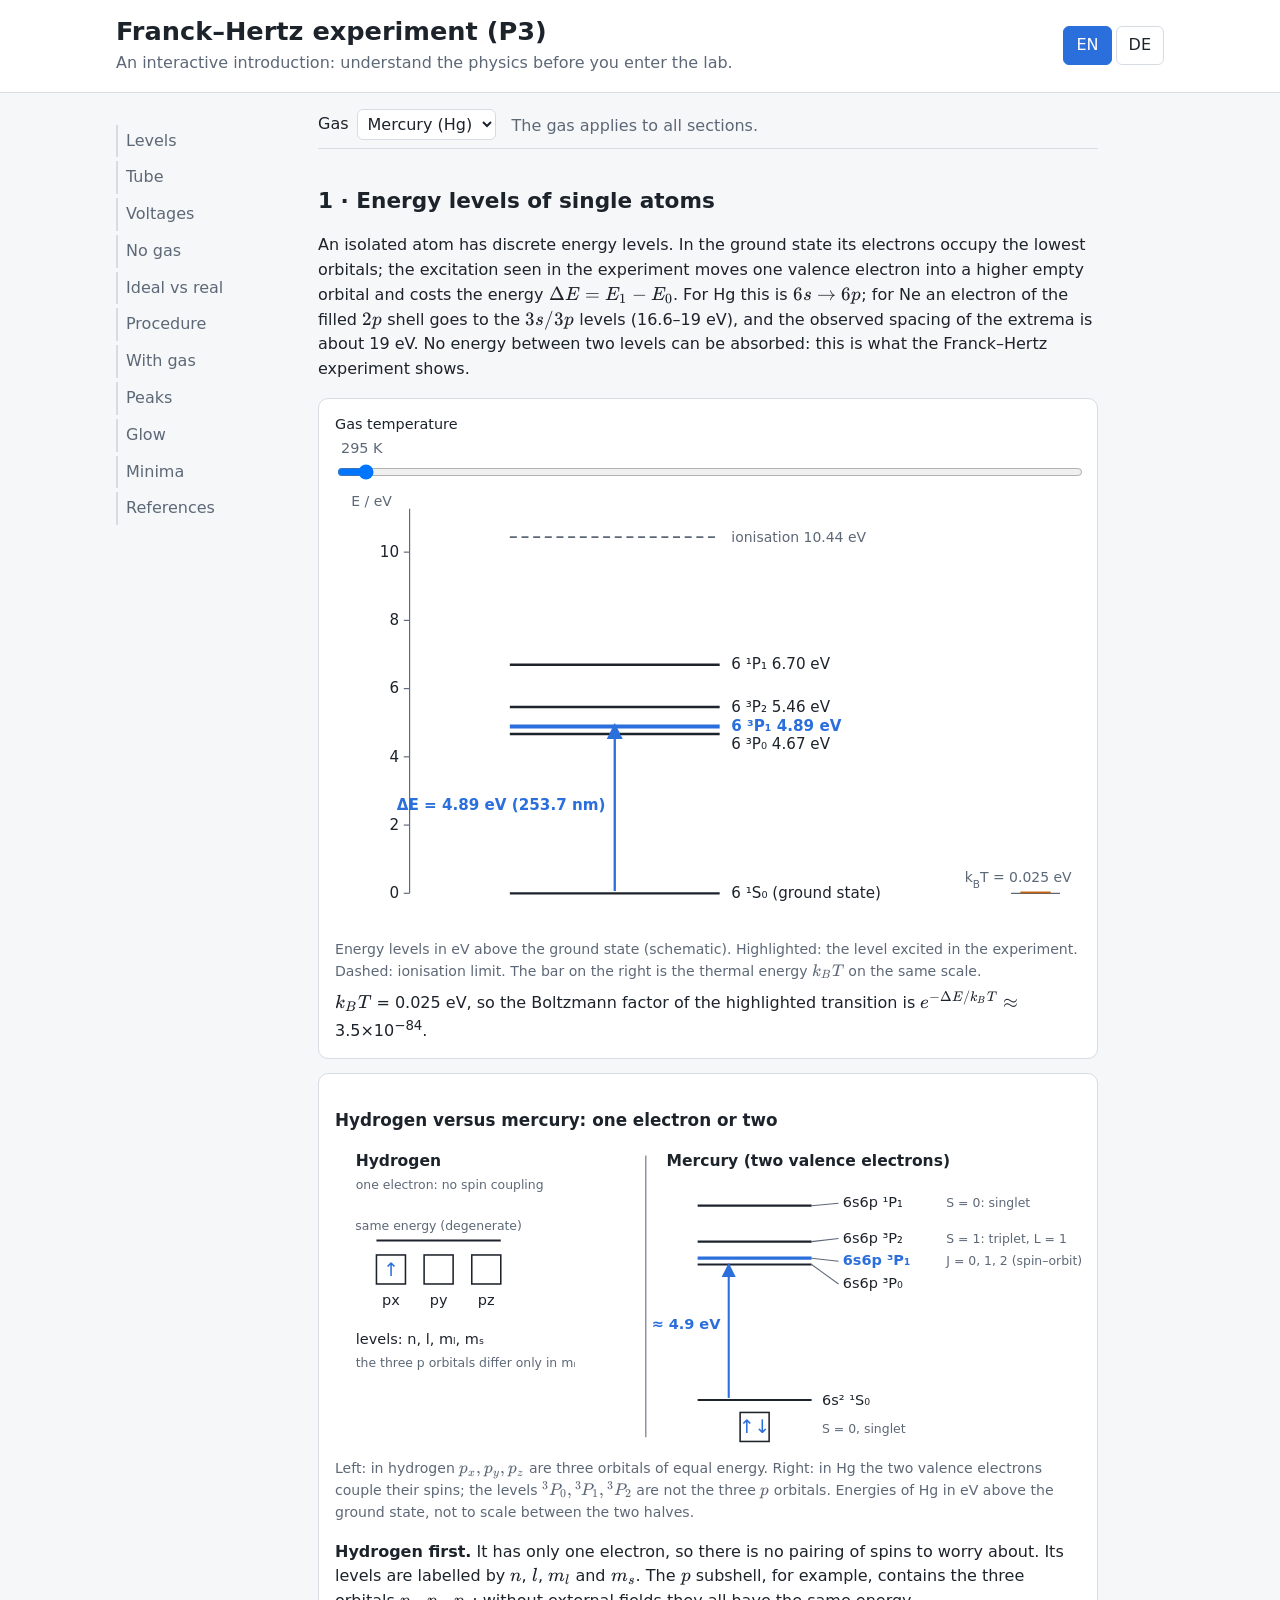
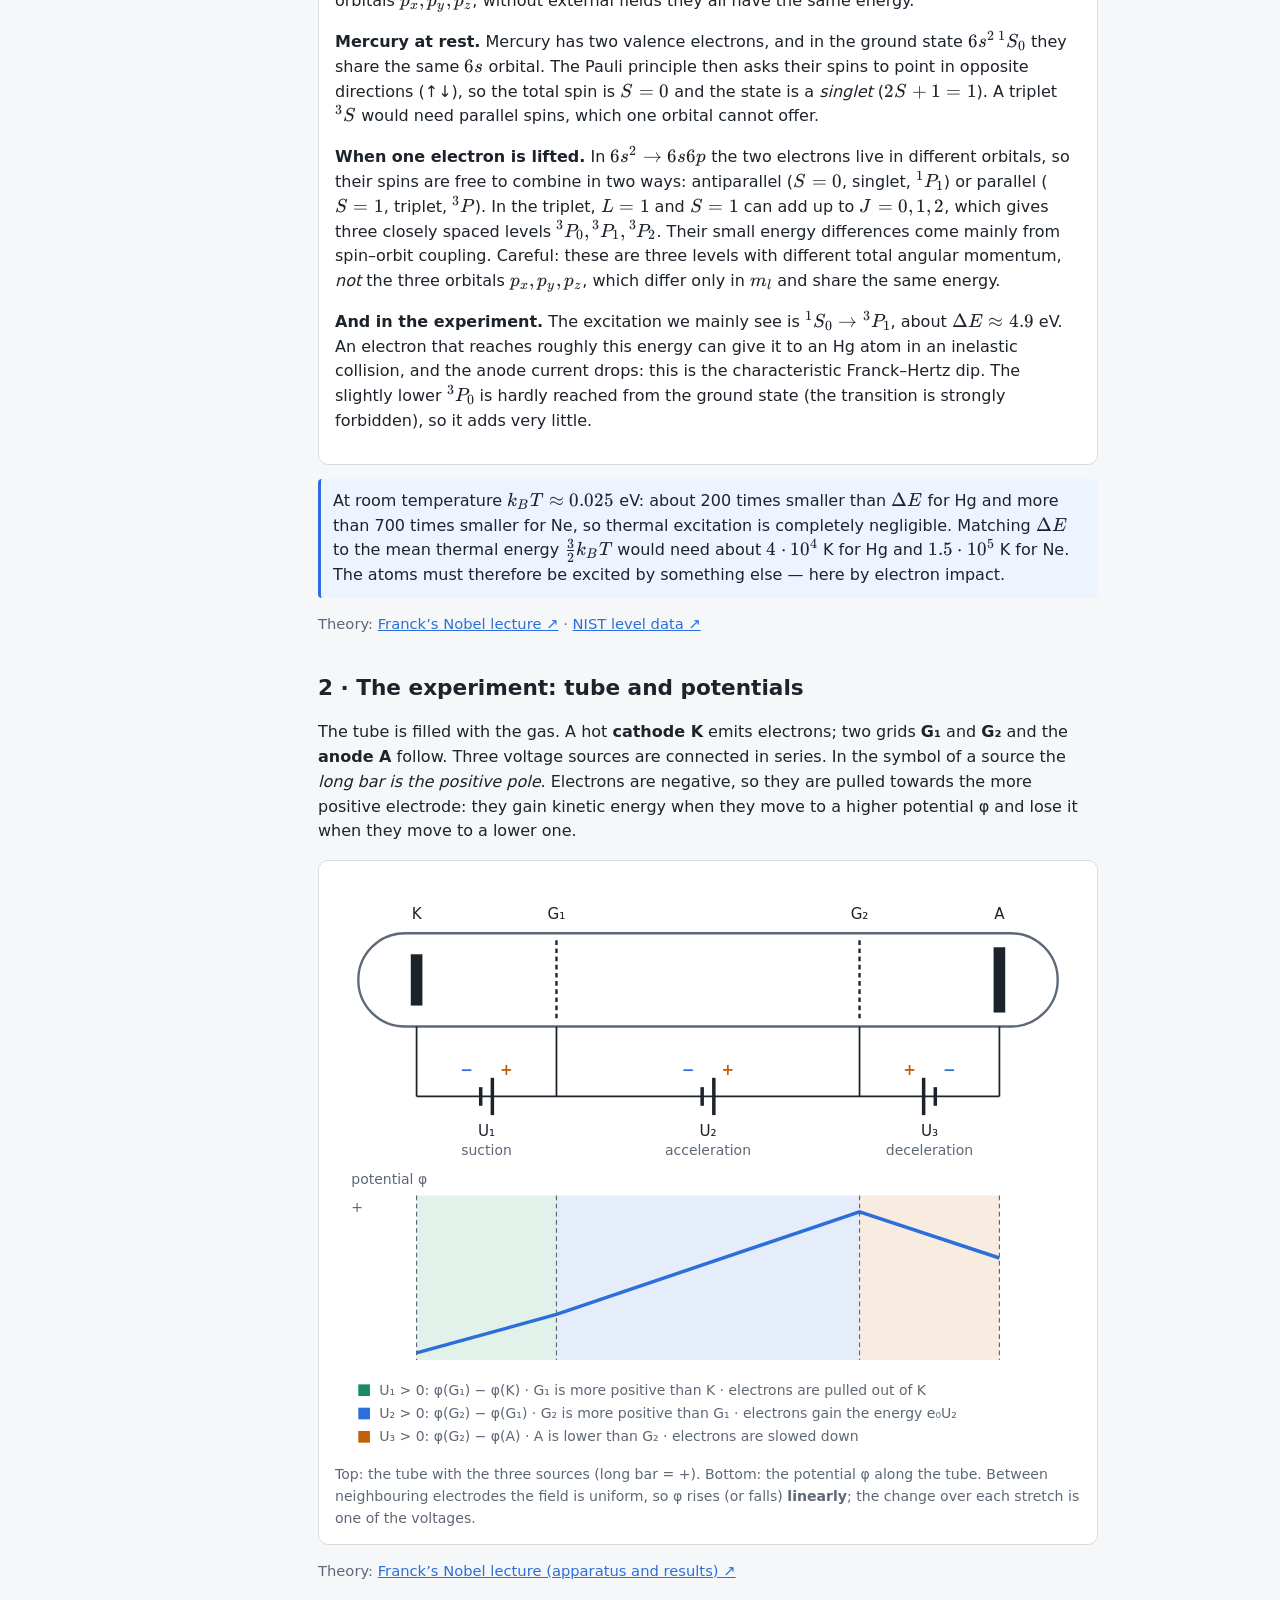
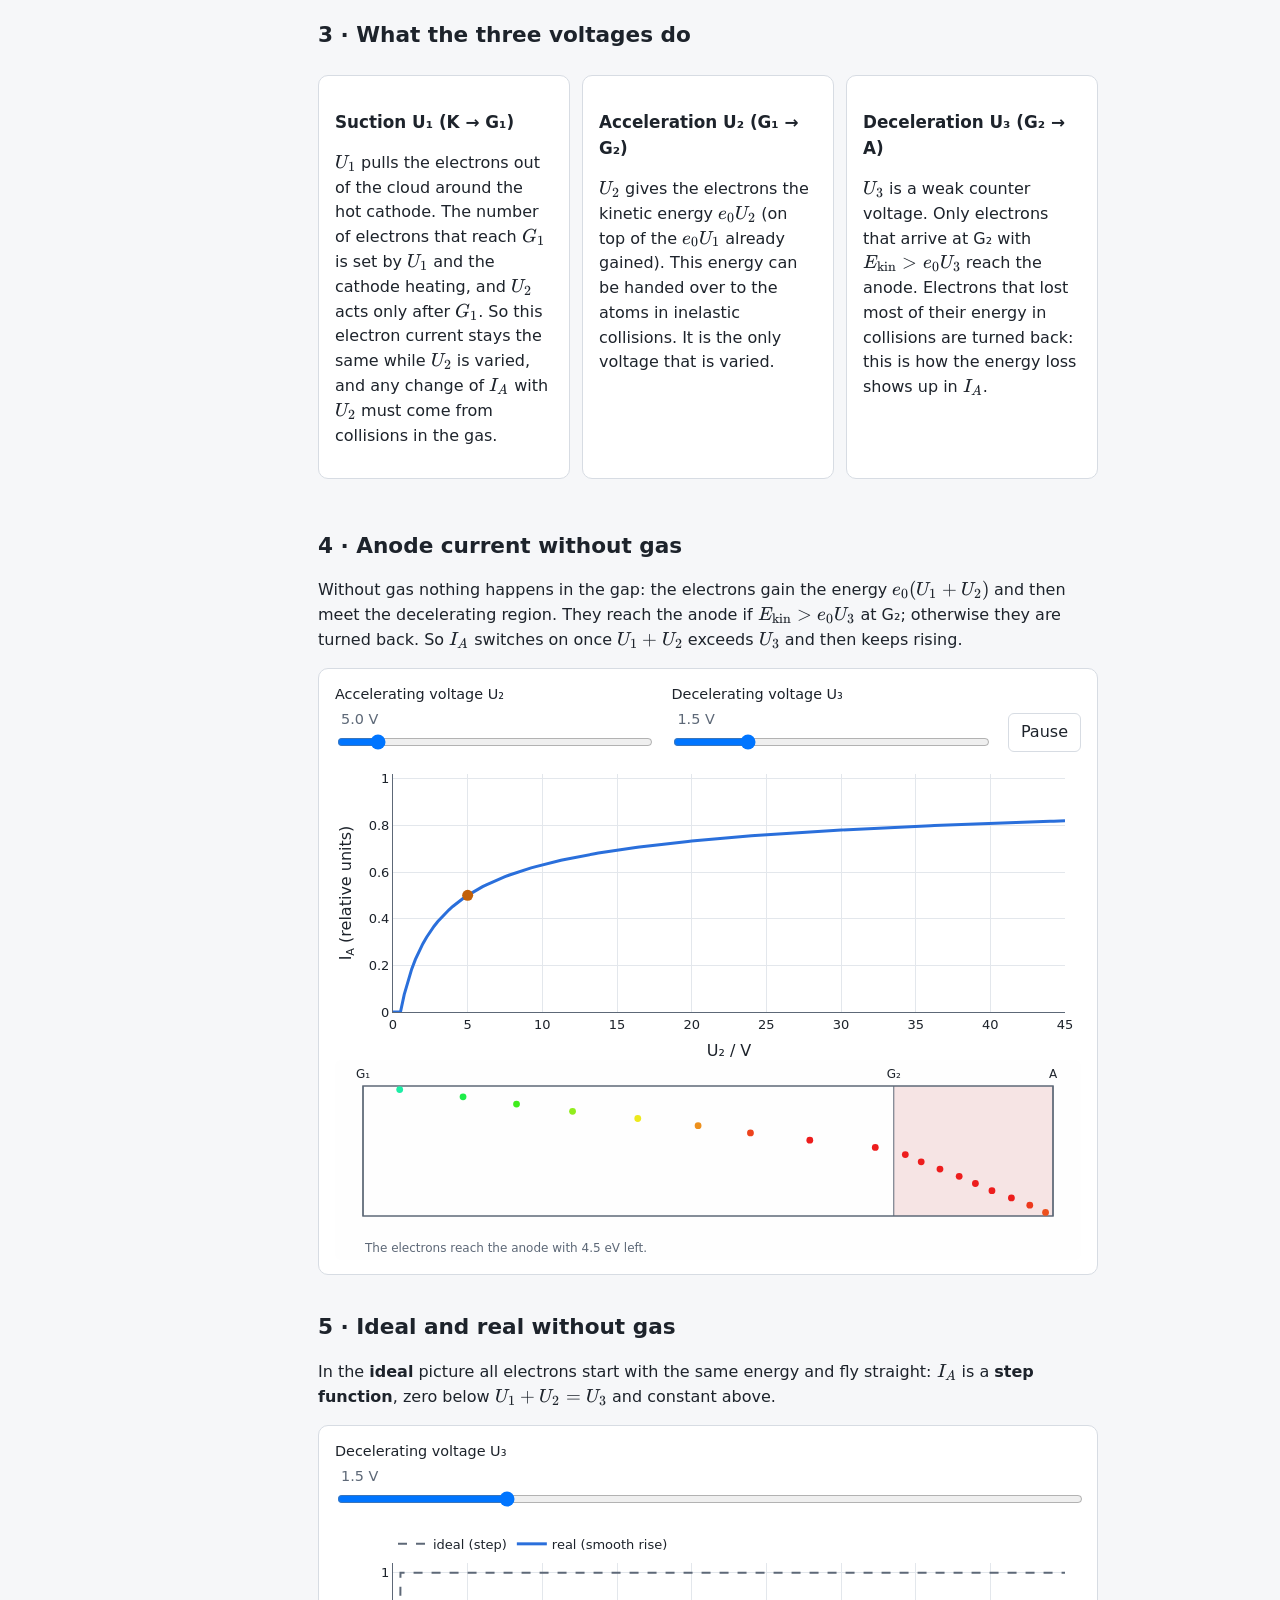
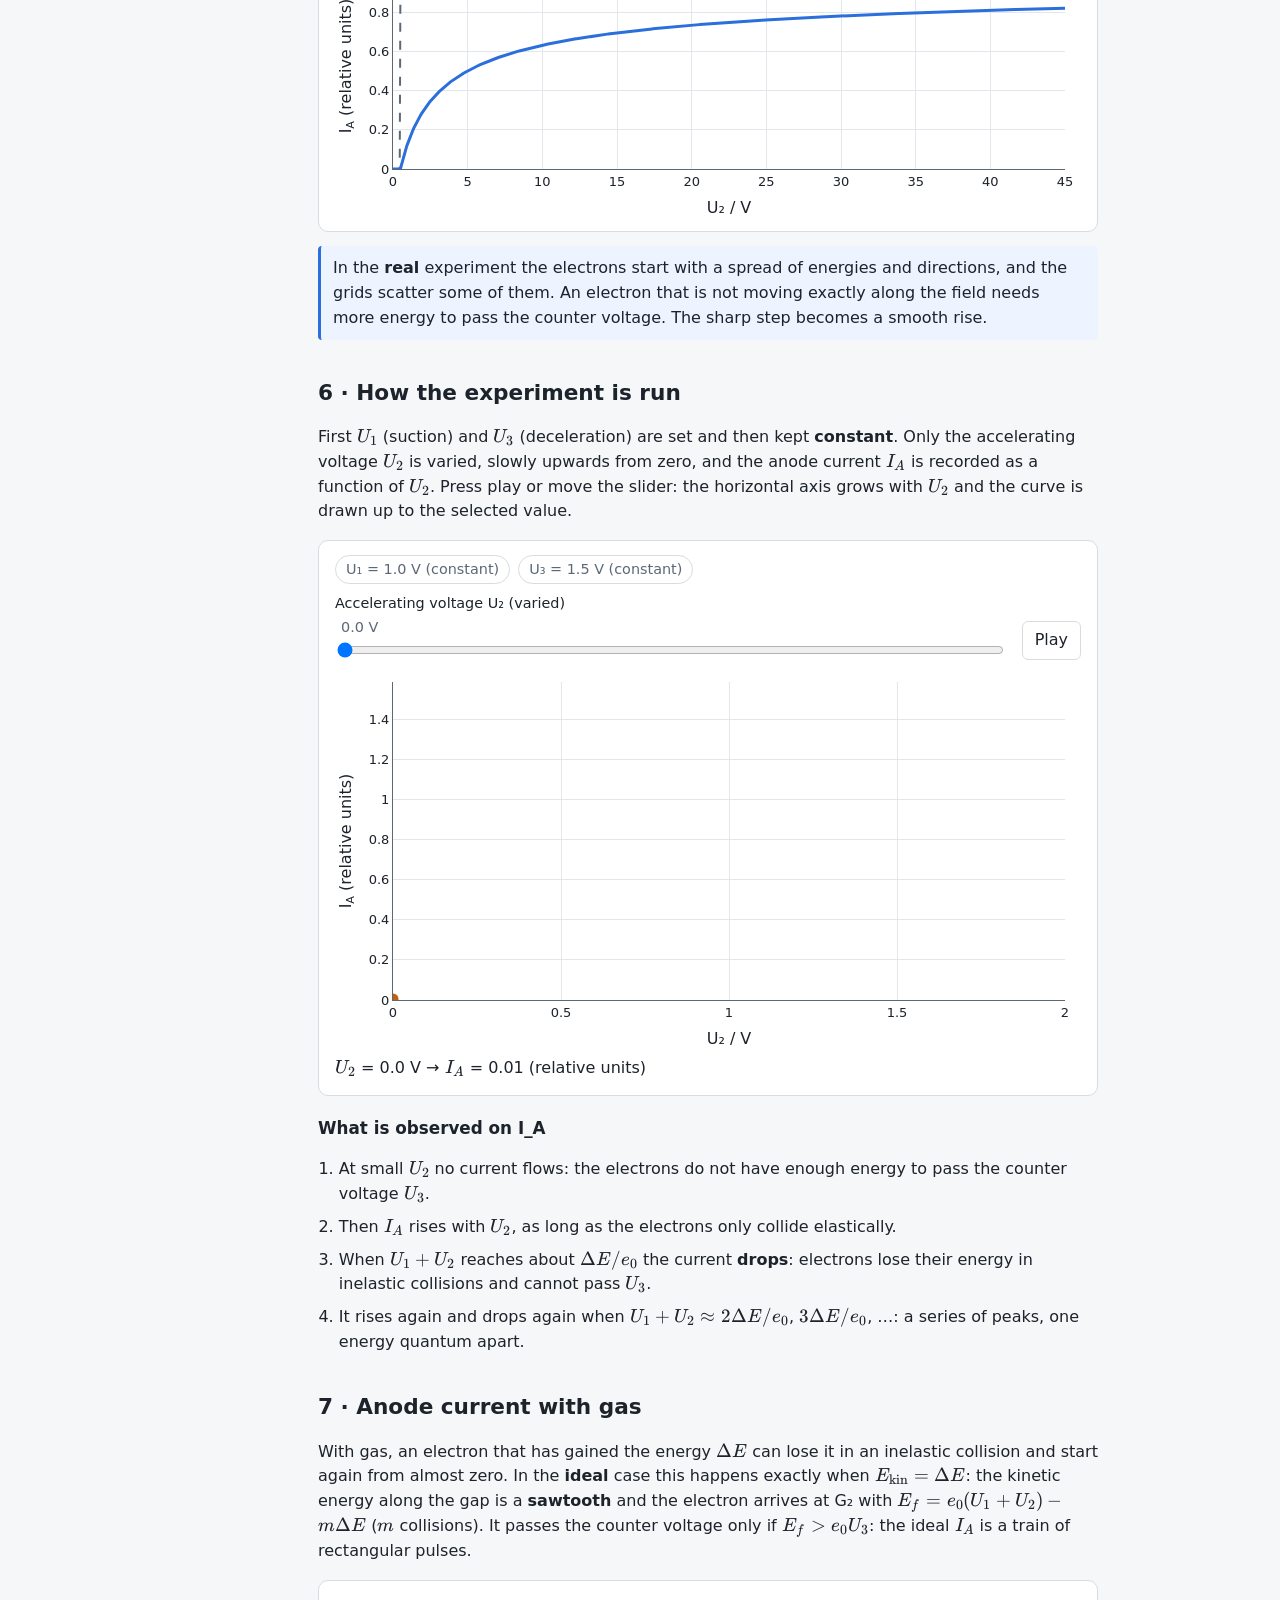
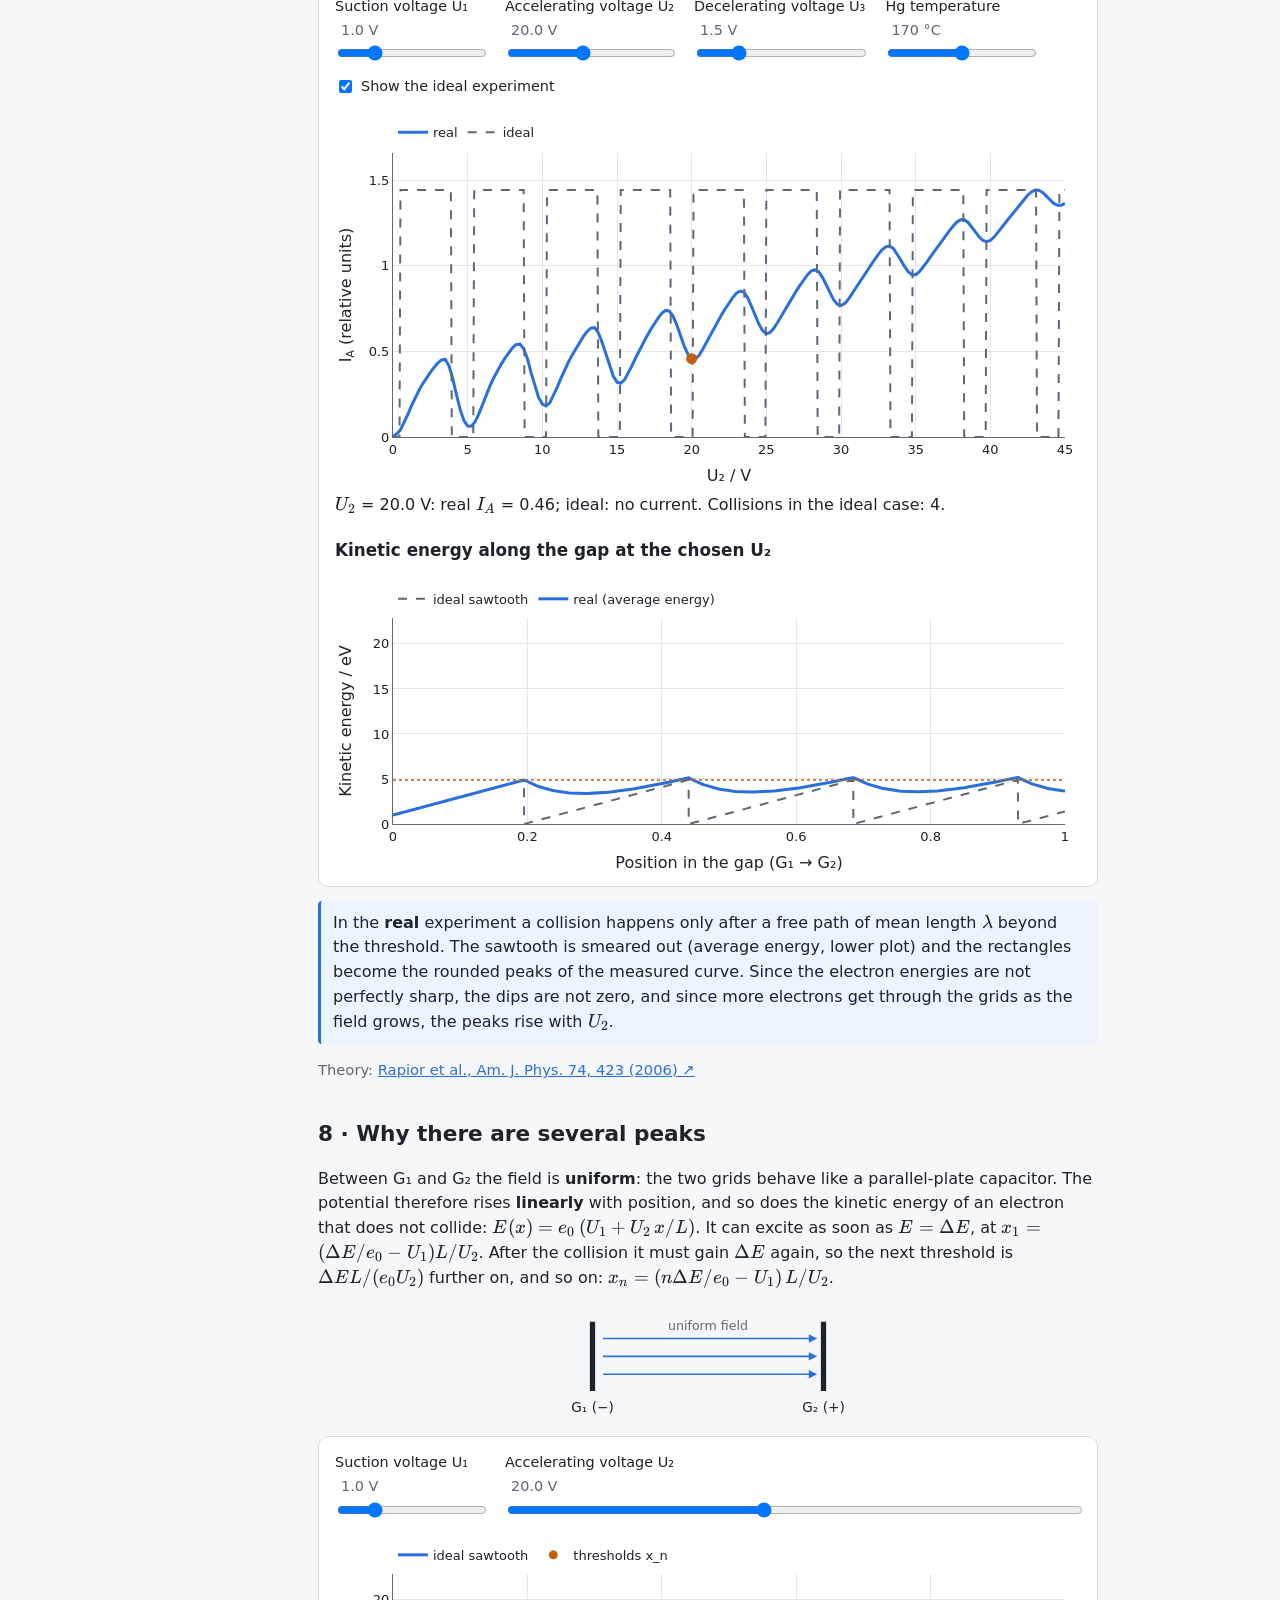
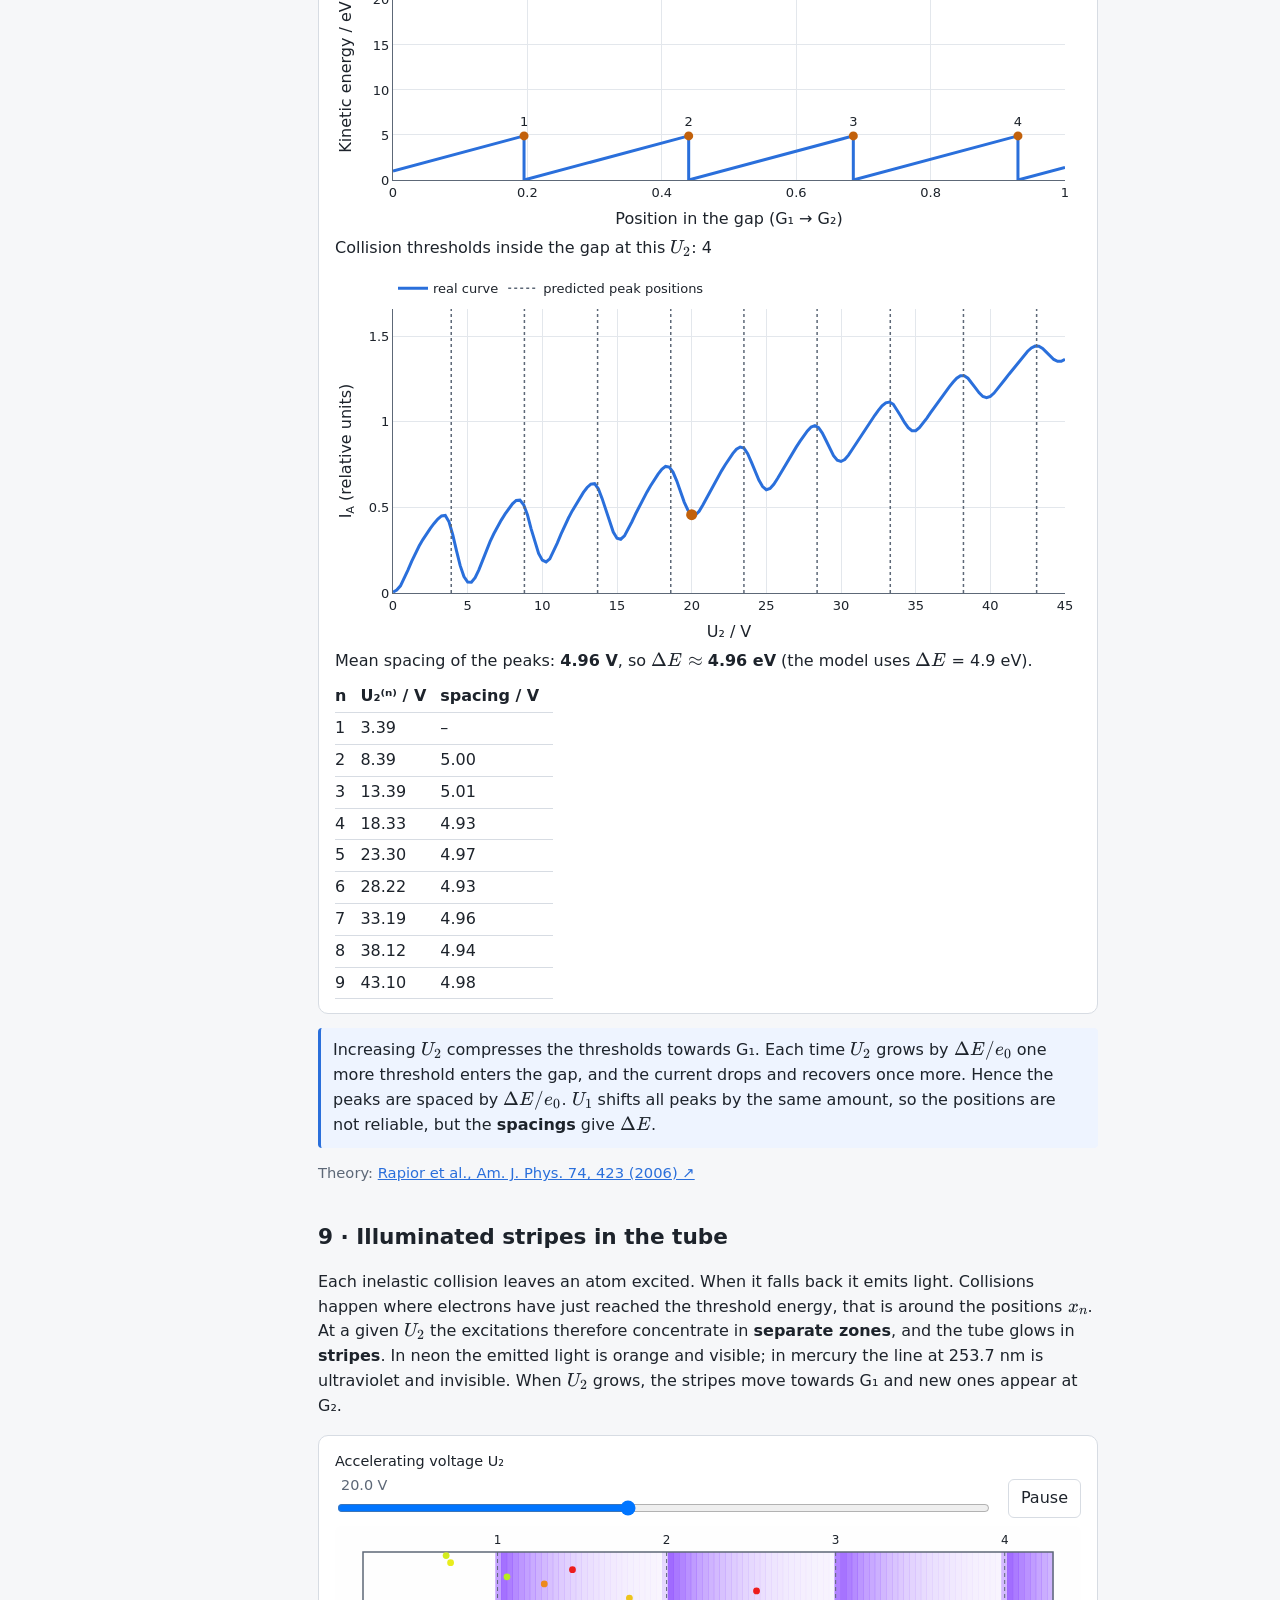
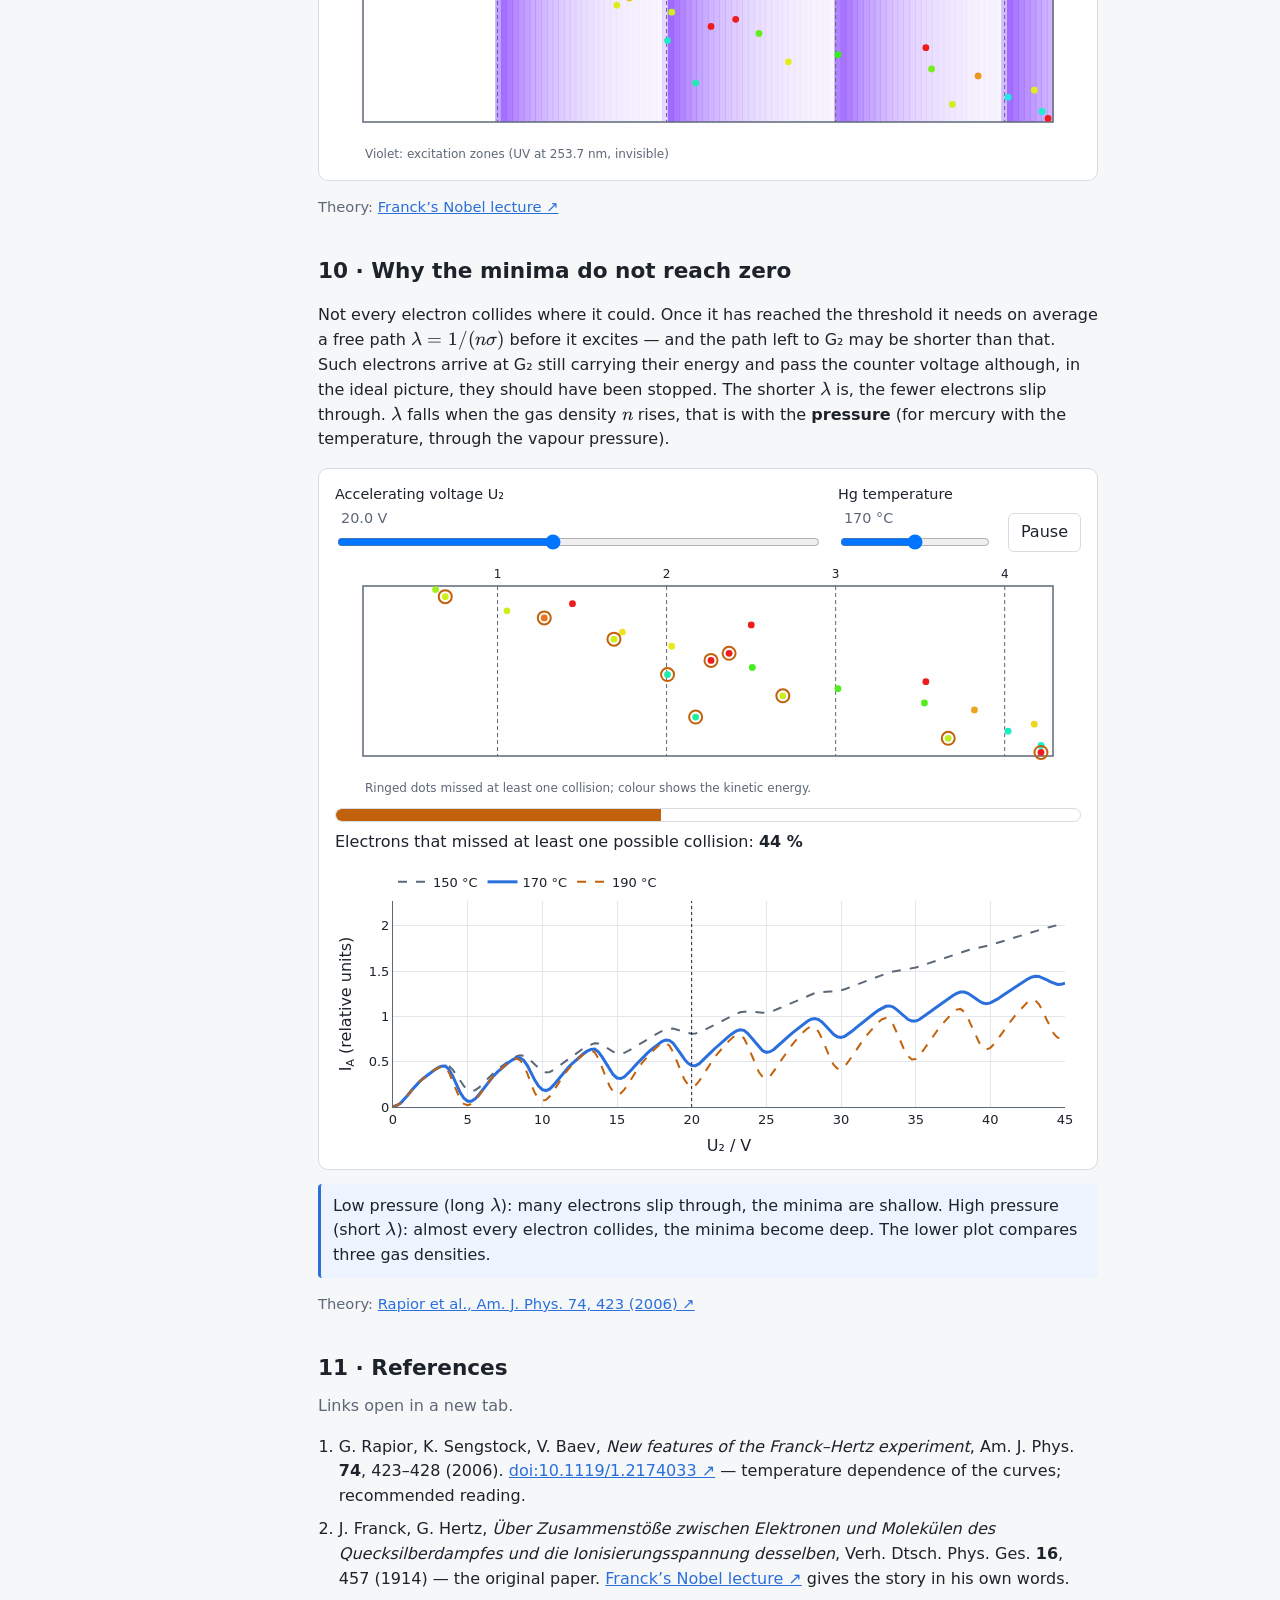
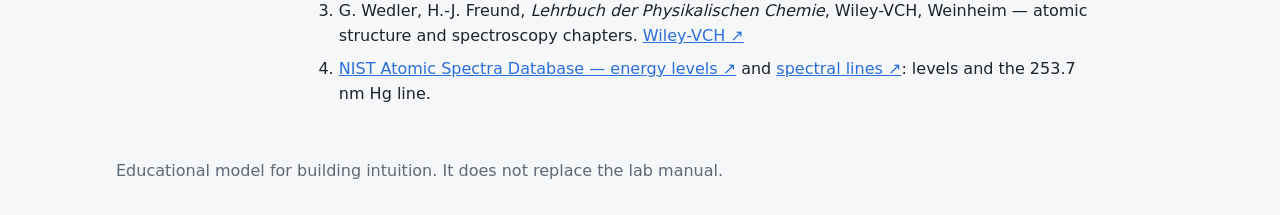
<file: index.html>
<!doctype html>
<html lang="en">
<head>
<meta charset="utf-8">
<meta name="viewport" content="width=device-width, initial-scale=1">
<title>Franck–Hertz (P3)</title>
<link rel="stylesheet" href="vendor/katex/katex.min.css">
<link rel="stylesheet" href="css/style.css">
<script defer src="vendor/plotly/plotly-basic.min.js"></script>
<script defer src="vendor/katex/katex.min.js"></script>
<script defer src="vendor/katex/contrib/auto-render.min.js"></script>
<script type="module" src="js/main.js"></script>
</head>
<body>
<header class="top">
  <div class="wrap top-inner">
    <div>
      <h1 data-i18n="site.title">Franck–Hertz experiment (P3)</h1>
      <p class="subtitle" data-i18n="site.subtitle"></p>
    </div>
    <div class="lang" role="group" data-i18n-aria="lang.label">
      <button type="button" data-lang="en">EN</button>
      <button type="button" data-lang="de">DE</button>
    </div>
  </div>
</header>

<div class="wrap layout">
  <nav class="toc" data-i18n-aria="nav.label">
    <a href="#idea" data-i18n="nav.idea"></a>
    <a href="#scheme" data-i18n="nav.scheme"></a>
    <a href="#roles" data-i18n="nav.roles"></a>
    <a href="#nogas" data-i18n="nav.nogas"></a>
    <a href="#cmp" data-i18n="nav.cmp"></a>
    <a href="#run" data-i18n="nav.run"></a>
    <a href="#gas" data-i18n="nav.gas"></a>
    <a href="#peaks" data-i18n="nav.peaks"></a>
    <a href="#glow" data-i18n="nav.glow"></a>
    <a href="#minima" data-i18n="nav.minima"></a>
    <a href="#refs" data-i18n="nav.refs"></a>
  </nav>

  <main>
    <noscript><p class="note" data-i18n="noscript">This page needs JavaScript for the interactive tools.</p></noscript>
    <div class="gasbar">
      <label><span data-i18n="ctl.gas"></span>
        <select id="global-gas">
          <option value="hg" data-i18n="gas.hg"></option>
          <option value="ne" data-i18n="gas.ne"></option>
        </select>
      </label>
      <span class="muted" data-i18n="gasbar.hint"></span>
    </div>

    <!-- 1 · Energy levels -->
    <section id="idea">
      <h2 data-i18n="idea.title"></h2>
      <p data-i18n="idea.p1"></p>
      <div class="card">
        <div class="controls">
          <label class="grow"><span data-i18n="idea.temp"></span> <output id="levels-T-out"></output>
            <input id="levels-T" type="range" min="2.4" max="4.8" step="0.01" value="2.47">
          </label>
        </div>
        <div id="levels-svg" class="figure" role="img" data-i18n-aria="idea.levels.aria"></div>
        <p class="caption" data-i18n="idea.caption"></p>
        <p id="levels-result" class="result" aria-live="polite"></p>
      </div>
      <div class="card">
        <h3 data-i18n="idea.cmp.title"></h3>
        <div id="terms-svg" class="figure" role="img" data-i18n-aria="idea.cmp.aria"></div>
        <p class="caption" data-i18n="idea.cmp.caption"></p>
        <p data-i18n="idea.cmp.p1"></p>
        <p data-i18n="idea.cmp.p2"></p>
        <p data-i18n="idea.cmp.p3"></p>
        <p data-i18n="idea.cmp.p4"></p>
      </div>
      <p class="note" data-i18n="idea.thermal"></p>
      <p class="theory" data-i18n="idea.theory"></p>
    </section>

    <!-- 2 · The experiment scheme -->
    <section id="scheme">
      <h2 data-i18n="scheme.title"></h2>
      <p data-i18n="scheme.p1"></p>
      <div class="card">
        <div id="scheme-svg" class="figure" role="img" data-i18n-aria="scheme.aria"></div>
        <p class="caption" data-i18n="scheme.caption"></p>
      </div>
      <p class="theory" data-i18n="scheme.theory"></p>
    </section>

    <!-- 3 · What the voltages do -->
    <section id="roles">
      <h2 data-i18n="roles.title"></h2>
      <div class="cards3">
        <div class="card"><h3 data-i18n="roles.suction.title"></h3><p data-i18n="roles.suction.text"></p></div>
        <div class="card"><h3 data-i18n="roles.accel.title"></h3><p data-i18n="roles.accel.text"></p></div>
        <div class="card"><h3 data-i18n="roles.decel.title"></h3><p data-i18n="roles.decel.text"></p></div>
      </div>
    </section>

    <!-- 4 · Anode current without gas -->
    <section id="nogas">
      <h2 data-i18n="nogas.title"></h2>
      <p data-i18n="nogas.p1"></p>
      <div class="card">
        <div class="controls">
          <label class="grow"><span data-i18n="nogas.probe"></span> <output id="nogas-U2-out"></output>
            <input id="nogas-U2" type="range" min="0" max="45" step="0.25" value="5">
          </label>
          <label class="grow"><span data-i18n="nogas.U3"></span> <output id="nogas-U3-out"></output>
            <input id="nogas-U3" type="range" min="0.5" max="5" step="0.1" value="1.5">
          </label>
          <button id="nogas-toggle" type="button" class="btn"></button>
        </div>
        <div id="nogas-plot" class="plot short" role="img" data-i18n-aria="nogas.plot.aria"></div>
        <canvas id="nogas-canvas" class="motion" role="img" data-i18n-aria="nogas.canvas.aria"></canvas>
      </div>
    </section>

    <!-- 5 · Ideal and real, no gas -->
    <section id="cmp">
      <h2 data-i18n="cmp.title"></h2>
      <p data-i18n="cmp.p1"></p>
      <div class="card">
        <div class="controls">
          <label class="grow"><span data-i18n="cmp.U3"></span> <output id="cmp-U3-out"></output>
            <input id="cmp-U3" type="range" min="0.5" max="5" step="0.1" value="1.5">
          </label>
        </div>
        <div id="cmp-plot" class="plot short" role="img" data-i18n-aria="cmp.plot.aria"></div>
      </div>
      <p class="note" data-i18n="cmp.p2"></p>
    </section>

    <!-- 6 · How the experiment is run -->
    <section id="run">
      <h2 data-i18n="run.title"></h2>
      <p data-i18n="run.p1"></p>
      <div class="card">
        <p id="run-fixed" class="chips"></p>
        <div class="controls">
          <label class="grow"><span data-i18n="run.U2"></span> <output id="run-U2-out"></output>
            <input id="run-U2" type="range" min="0" max="45" step="0.25" value="0">
          </label>
          <button id="run-play" type="button" class="btn"></button>
        </div>
        <div id="run-plot" class="plot" role="img" data-i18n-aria="run.plot.aria"></div>
        <p id="run-readout" class="result"></p>
      </div>
      <h3 data-i18n="run.obs.title"></h3>
      <ol class="look">
        <li data-i18n="run.obs.1"></li>
        <li data-i18n="run.obs.2"></li>
        <li data-i18n="run.obs.3"></li>
        <li data-i18n="run.obs.4"></li>
      </ol>
    </section>

    <!-- 7 · Anode current with gas -->
    <section id="gas">
      <h2 data-i18n="gas.title"></h2>
      <p data-i18n="gas.p1"></p>
      <div class="card">
        <div class="controls">
          <label><span data-i18n="ctl.U1"></span> <output id="gas-U1-out"></output>
            <input id="gas-U1" type="range" min="0" max="4.5" step="0.1" value="1">
          </label>
          <label><span data-i18n="ctl.U2"></span> <output id="gas-U2-out"></output>
            <input id="gas-U2" type="range" min="0" max="45" step="0.25" value="20">
          </label>
          <label><span data-i18n="ctl.U3"></span> <output id="gas-U3-out"></output>
            <input id="gas-U3" type="range" min="0.5" max="5" step="0.1" value="1.5">
          </label>
          <label><span id="gas-density-label"></span> <output id="gas-density-out"></output>
            <input id="gas-density" type="range" min="150" max="190" step="1" value="170">
          </label>
          <label class="check"><input id="gas-ideal" type="checkbox" checked> <span data-i18n="gas.ideal"></span></label>
        </div>
        <div id="gas-plot" class="plot" role="img" data-i18n-aria="gas.plot.aria"></div>
        <p id="gas-readout" class="result" aria-live="polite"></p>
        <h3 data-i18n="gas.energy.title"></h3>
        <div id="gas-energy-plot" class="plot short" role="img" data-i18n-aria="gas.energy.aria"></div>
      </div>
      <p class="note" data-i18n="gas.p2"></p>
      <p class="theory" data-i18n="gas.theory"></p>
    </section>

    <!-- 8 · Why several peaks -->
    <section id="peaks">
      <h2 data-i18n="peaks.title"></h2>
      <p data-i18n="peaks.p1"></p>
      <svg id="peaks-cap" class="capacitor" viewBox="0 0 400 110" role="img" data-i18n-aria="peaks.cap.aria">
        <line x1="90" y1="14" x2="90" y2="80" class="plate"/>
        <line x1="310" y1="14" x2="310" y2="80" class="plate"/>
        <g class="field"><line x1="100" y1="30" x2="300" y2="30"/><line x1="100" y1="47" x2="300" y2="47"/><line x1="100" y1="64" x2="300" y2="64"/></g>
        <path d="M296,26 l8,4 l-8,4 z M296,43 l8,4 l-8,4 z M296,60 l8,4 l-8,4 z" class="head"/>
        <text x="90" y="100" text-anchor="middle" data-i18n="peaks.cap.G1"></text>
        <text x="310" y="100" text-anchor="middle" data-i18n="peaks.cap.G2"></text>
        <text x="200" y="22" text-anchor="middle" class="small" data-i18n="peaks.cap.E"></text>
      </svg>
      <div class="card">
        <div class="controls">
          <label><span data-i18n="ctl.U1"></span> <output id="peaks-U1-out"></output>
            <input id="peaks-U1" type="range" min="0" max="4.5" step="0.1" value="1">
          </label>
          <label class="grow"><span data-i18n="ctl.U2"></span> <output id="peaks-U2-out"></output>
            <input id="peaks-U2" type="range" min="0" max="45" step="0.25" value="20">
          </label>
        </div>
        <div id="peaks-plot" class="plot short" role="img" data-i18n-aria="peaks.plot.aria"></div>
        <p id="peaks-zones" class="result"></p>
        <div id="peaks-curve-plot" class="plot" role="img" data-i18n-aria="peaks.curve.aria"></div>
        <p id="peaks-result" class="result" aria-live="polite"></p>
        <table id="peaks-table" class="data">
          <thead><tr><th>n</th><th data-i18n="peaks.col.u"></th><th data-i18n="peaks.col.d"></th></tr></thead>
          <tbody></tbody>
        </table>
      </div>
      <p class="note" data-i18n="peaks.p2"></p>
      <p class="theory" data-i18n="peaks.theory"></p>
    </section>

    <!-- 9 · Illuminated stripes -->
    <section id="glow">
      <h2 data-i18n="glow.title"></h2>
      <p data-i18n="glow.p1"></p>
      <div class="card">
        <div class="controls">
          <label class="grow"><span data-i18n="glow.U2"></span> <output id="glow-U2-out"></output>
            <input id="glow-U2" type="range" min="0" max="45" step="0.25" value="20">
          </label>
          <button id="glow-toggle" type="button" class="btn"></button>
        </div>
        <canvas id="glow-canvas" class="motion tall" role="img" data-i18n-aria="glow.canvas.aria"></canvas>
      </div>
      <p class="theory" data-i18n="glow.theory"></p>
    </section>

    <!-- 10 · Why the minima do not reach zero -->
    <section id="minima">
      <h2 data-i18n="minima.title"></h2>
      <p data-i18n="minima.p1"></p>
      <div class="card">
        <div class="controls">
          <label class="grow"><span data-i18n="minima.U2"></span> <output id="minima-U2-out"></output>
            <input id="minima-U2" type="range" min="0" max="45" step="0.25" value="20">
          </label>
          <label><span id="minima-density-label"></span> <output id="minima-density-out"></output>
            <input id="minima-density" type="range" min="150" max="190" step="1" value="170">
          </label>
          <button id="minima-toggle" type="button" class="btn"></button>
        </div>
        <canvas id="minima-canvas" class="motion tall" role="img" data-i18n-aria="minima.canvas.aria"></canvas>
        <div class="bar" aria-hidden="true"><div id="minima-bar-fill"></div></div>
        <p id="minima-bartext" class="result" aria-live="polite"></p>
        <div id="minima-plot" class="plot short" role="img" data-i18n-aria="minima.plot.aria"></div>
      </div>
      <p class="note" data-i18n="minima.p2"></p>
      <p class="theory" data-i18n="minima.theory"></p>
    </section>

    <!-- 11 · References -->
    <section id="refs">
      <h2 data-i18n="refs.title"></h2>
      <p class="muted" data-i18n="refs.intro"></p>
      <ol class="refs">
        <li data-i18n="refs.r1"></li>
        <li data-i18n="refs.r2"></li>
        <li data-i18n="refs.r3"></li>
        <li data-i18n="refs.r4"></li>
      </ol>
    </section>
  </main>
</div>
<footer class="wrap foot"><p class="muted" data-i18n="footer"></p></footer>
</body>
</html>
</file>
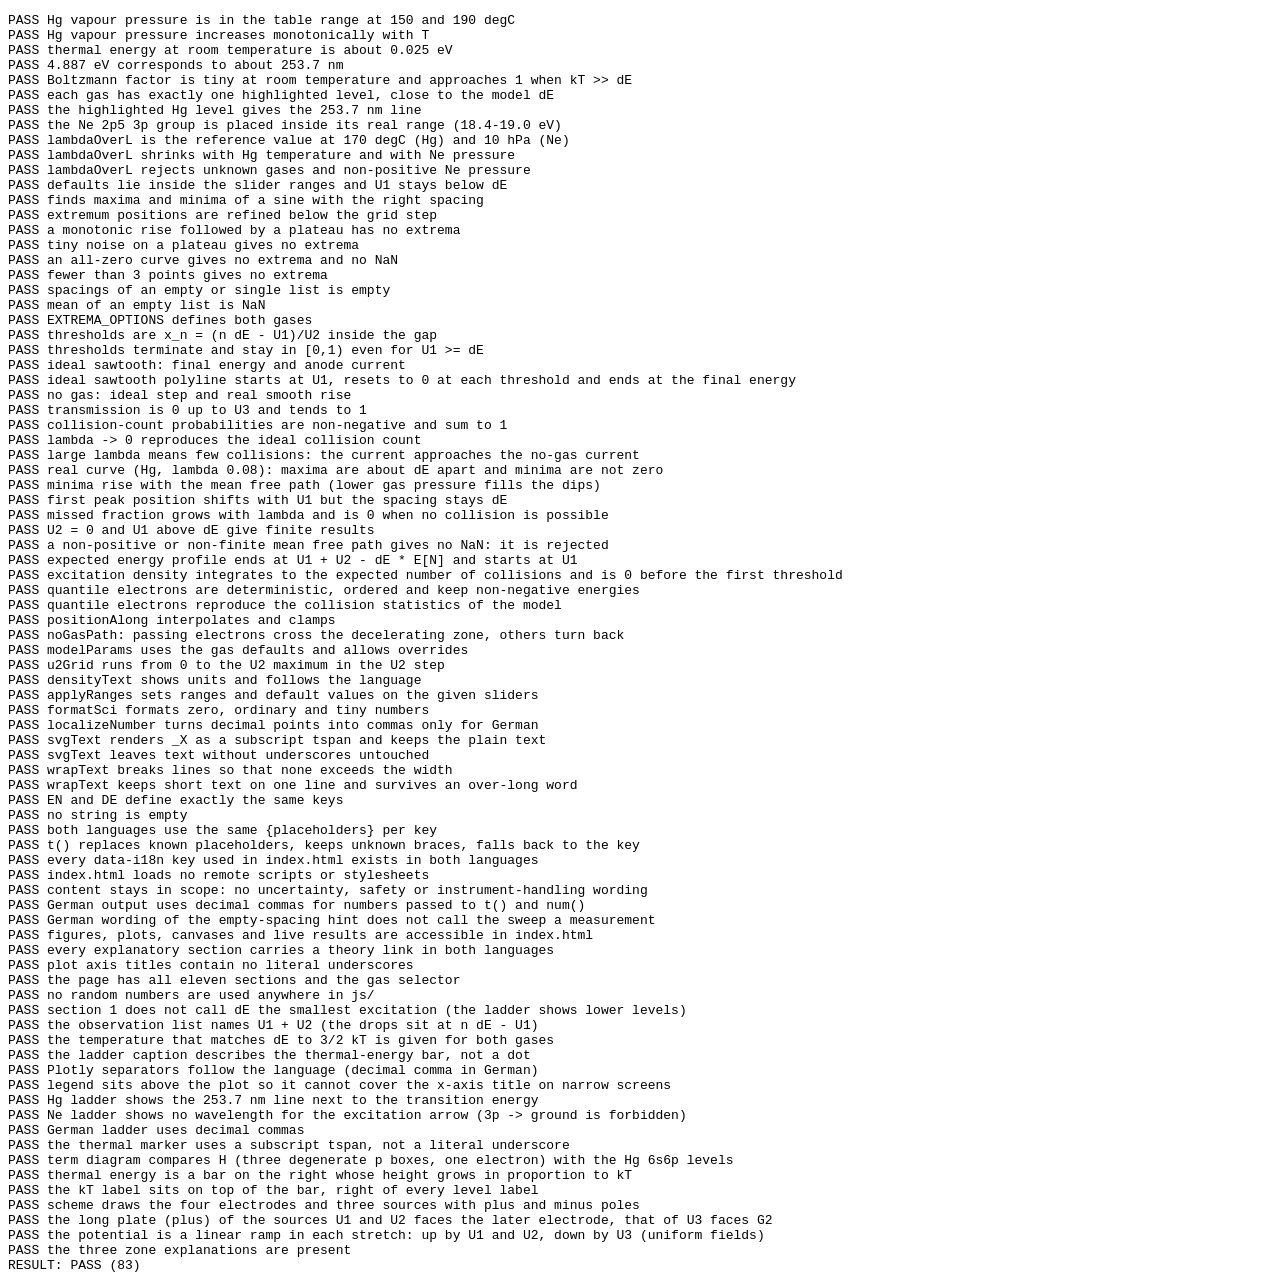
<file: tests/index.html>
<!doctype html>
<meta charset="utf-8">
<title>running</title>
<pre id="out">running…</pre>
<script type="module">
  import { run } from './harness.js';
  import './physics.test.js';
  import './analysis.test.js';
  import './analytic.test.js';
  import './params.test.js';
  import './format.test.js';
  import './dom.test.js';
  import './i18n.test.js';
  import './plotstyle.test.js';
  import './levels.test.js';
  import './schematic.test.js';
  await run();
</script>
</file>
<file: css/style.css>
:root {
  --bg: #f6f7f9; --card: #ffffff; --fg: #1d232b; --muted: #5d6877; --grid: #e3e7ec;
  --border: #d7dce3; --note: #eef4ff; --c1: #2a6fdb; --c2: #c2610b; --c3: #1a8a5f;
  color-scheme: light dark;
}
@media (prefers-color-scheme: dark) {
  :root {
    --bg: #12161c; --card: #1a2028; --fg: #e8ecf1; --muted: #9aa5b4; --grid: #2c3541;
    --border: #2e3744; --note: #172438; --c1: #6aa5ff; --c2: #f0a050; --c3: #4cc79a;
  }
}
* { box-sizing: border-box; }
html { scroll-behavior: smooth; scroll-padding-top: 56px; }
body { margin: 0; background: var(--bg); color: var(--fg); font: 16px/1.55 system-ui, -apple-system, "Segoe UI", sans-serif; }
a { color: var(--c1); }
.wrap { max-width: 1080px; margin: 0 auto; padding: 0 16px; }
.top { background: var(--card); border-bottom: 1px solid var(--border); }
.top-inner { display: flex; justify-content: space-between; align-items: center; gap: 16px; padding-top: 16px; padding-bottom: 16px; }
h1 { margin: 0; font-size: 1.6rem; line-height: 1.2; }
h2 { margin: 2.2rem 0 .6rem; font-size: 1.35rem; }
h3 { margin: 1.2rem 0 .5rem; font-size: 1.05rem; }
.subtitle, .muted { color: var(--muted); margin: .25rem 0 0; }
.lang { display: flex; gap: 4px; }
.lang button, .btn { font: inherit; padding: 6px 12px; border: 1px solid var(--border); background: var(--card); color: var(--fg); border-radius: 6px; cursor: pointer; }
.lang button[aria-pressed="true"] { background: var(--c1); border-color: var(--c1); color: #fff; }
.layout { display: grid; grid-template-columns: 170px minmax(0, 1fr); gap: 32px; padding-top: 8px; padding-bottom: 32px; }
.toc { position: sticky; top: 16px; align-self: start; display: flex; flex-direction: column; gap: 4px; padding-top: 24px; }
.toc a { text-decoration: none; color: var(--muted); padding: 4px 8px; border-left: 2px solid var(--border); }
.toc a:hover { color: var(--fg); border-left-color: var(--c1); }
main { max-width: 780px; min-width: 0; }
.card { background: var(--card); border: 1px solid var(--border); border-radius: 10px; padding: 14px 16px; margin: 14px 0; }
.controls { display: flex; flex-wrap: wrap; gap: 12px 20px; align-items: flex-end; margin-bottom: 8px; }
.controls label { display: flex; flex-direction: column; gap: 2px; font-size: .9rem; min-width: 150px; }
.controls label.grow { flex: 1 1 220px; }
.controls label.check { flex-direction: row; align-items: center; gap: 6px; }
.controls output { font-variant-numeric: tabular-nums; color: var(--muted); margin-left: 6px; }
select, input[type="range"] { font: inherit; width: 100%; }
select { padding: 4px 6px; background: var(--card); color: var(--fg); border: 1px solid var(--border); border-radius: 6px; }
.plot { width: 100%; height: 380px; }
.plot.short { height: 300px; }
.plot-wrap { position: relative; }
.figure svg, .schematic { width: 100%; height: auto; display: block; }
.motion { width: 100%; height: 200px; display: block; border-radius: 6px; background: color-mix(in srgb, var(--card) 85%, var(--bg)); }
.caption { color: var(--muted); font-size: .88rem; margin: .4rem 0 0; }
.result { margin: .5rem 0 0; }
.note { background: var(--note); border-left: 3px solid var(--c1); padding: 10px 12px; border-radius: 4px; margin: 14px 0; }
.theory { font-size: .92rem; color: var(--muted); }
ol.look, ol.refs { padding-left: 1.3rem; }
ol.look li, ol.refs li { margin: .5rem 0; }
table.data { border-collapse: collapse; margin-top: 8px; font-variant-numeric: tabular-nums; }
table.data th, table.data td { border-bottom: 1px solid var(--border); padding: 3px 14px 3px 0; text-align: left; }
.foot { padding-bottom: 32px; }
.sr-only { position: absolute; width: 1px; height: 1px; margin: -1px; padding: 0; overflow: hidden; clip: rect(0 0 0 0); white-space: nowrap; border: 0; }
/* tube schematic and level ladder */
.glass { fill: none; stroke: var(--muted); stroke-width: 2; }
.electrode { fill: var(--fg); }
.grid-el { stroke: var(--fg); stroke-width: 2; stroke-dasharray: 4 3; }
.sch-label text, .levels text { fill: var(--fg); font: 13px system-ui, sans-serif; }
.sch-arrow line { stroke: var(--muted); stroke-width: 1.2; }
.levels .axis, .levels .tick { stroke: var(--muted); stroke-width: 1; }
.levels .lv { stroke: var(--fg); stroke-width: 2; }
.levels .lv.hl { stroke: var(--c1); stroke-width: 3.5; }
.levels .ion { stroke: var(--muted); stroke-width: 1.5; stroke-dasharray: 6 4; }
.levels .arrow { stroke: var(--c1); stroke-width: 2; }
.levels .dot { fill: var(--c2); }
.levels .small { font-size: 12px; fill: var(--muted); }
.levels .hl-text { fill: var(--c1); font-weight: 600; }
@media (max-width: 860px) {
  .layout { grid-template-columns: minmax(0, 1fr); gap: 0; }
  .toc { position: sticky; top: 0; z-index: 5; flex-direction: row; overflow-x: auto; background: var(--bg); padding: 8px 0; border-bottom: 1px solid var(--border); white-space: nowrap; }
  .toc a { border-left: 0; border-bottom: 2px solid var(--border); }
  .top-inner { align-items: flex-start; }
  h1 { font-size: 1.3rem; }
  .plot { height: 320px; }
}
@media (prefers-reduced-motion: reduce) { html { scroll-behavior: auto; } }

/* analytic redesign */
.gasbar { display: flex; flex-wrap: wrap; align-items: center; gap: 8px 16px; position: sticky; top: 0; z-index: 4; background: var(--bg); padding: 8px 0; border-bottom: 1px solid var(--border); }
.gasbar label { display: flex; align-items: center; gap: 8px; }
.gasbar select { width: auto; }
.cards3 { display: grid; grid-template-columns: repeat(3, minmax(0, 1fr)); gap: 12px; }
.cards3 .card { margin: 14px 0; }
.chips { display: flex; flex-wrap: wrap; gap: 8px; margin: 0 0 8px; font-size: .9rem; color: var(--muted); }
.chips span { border: 1px solid var(--border); border-radius: 999px; padding: 2px 10px; }
.motion.tall { height: 240px; }
.capacitor { width: 100%; max-width: 420px; height: auto; display: block; margin: 8px auto; }
.capacitor .plate { stroke: var(--fg); stroke-width: 5; }
.capacitor .field line { stroke: var(--c1); stroke-width: 1.5; }
.capacitor .head { fill: var(--c1); }
.capacitor text { fill: var(--fg); font: 13px system-ui, sans-serif; }
.capacitor .small { fill: var(--muted); font-size: 12px; }
.bar { height: 14px; border: 1px solid var(--border); border-radius: 7px; overflow: hidden; margin-top: 8px; }
#minima-bar-fill { height: 100%; width: 0; background: var(--c2); transition: width .2s; }
.scheme text { fill: var(--fg); font: 13px system-ui, sans-serif; }
.scheme .small { fill: var(--muted); font-size: 12px; }
.scheme .wire { stroke: var(--fg); stroke-width: 1.5; fill: none; }
.scheme .plate-long { stroke: var(--fg); stroke-width: 3; }
.scheme .plate-short { stroke: var(--fg); stroke-width: 3; }
.scheme .phi { stroke: var(--c1); stroke-width: 3; fill: none; }
.scheme .dash { stroke: var(--muted); stroke-width: 1; stroke-dasharray: 4 3; }
.scheme .plus { fill: var(--c2); font-weight: 700; }
.scheme .minus { fill: var(--c1); font-weight: 700; }
.scheme .glass { fill: none; stroke: var(--muted); stroke-width: 2; }
.scheme .electrode { fill: var(--fg); }
.scheme .grid-el { stroke: var(--fg); stroke-width: 2; stroke-dasharray: 4 3; }
.terms text { fill: var(--fg); font: 14px system-ui, sans-serif; }
.terms .head { font-weight: 600; font-size: 15px; }
.terms .small { fill: var(--muted); font-size: 12px; }
.terms .box { fill: none; stroke: var(--fg); stroke-width: 1.5; }
.terms .arrow { fill: var(--c1); font-size: 18px; }
.terms .level { stroke: var(--fg); stroke-width: 2; }
.terms .level.hl { stroke: var(--c1); stroke-width: 3; }
.terms .lead, .terms .sep { stroke: var(--muted); stroke-width: 1; }
.terms .hl-text { fill: var(--c1); font-weight: 600; }
.terms .arrow-line { stroke: var(--c1); stroke-width: 2; }
.terms .arrow-head { fill: var(--c1); }
@media (max-width: 860px) {
  .cards3 { grid-template-columns: minmax(0, 1fr); }
  .gasbar { top: 41px; }
}

.scheme .z1 { fill: var(--c3); } .scheme .z2 { fill: var(--c1); } .scheme .z3 { fill: var(--c2); }

.scheme .band { opacity: .12; } .scheme .band.z1 { fill: var(--c3); } .scheme .band.z2 { fill: var(--c1); } .scheme .band.z3 { fill: var(--c2); }


.levels .kt-bar { fill: var(--c2); }
</file>
